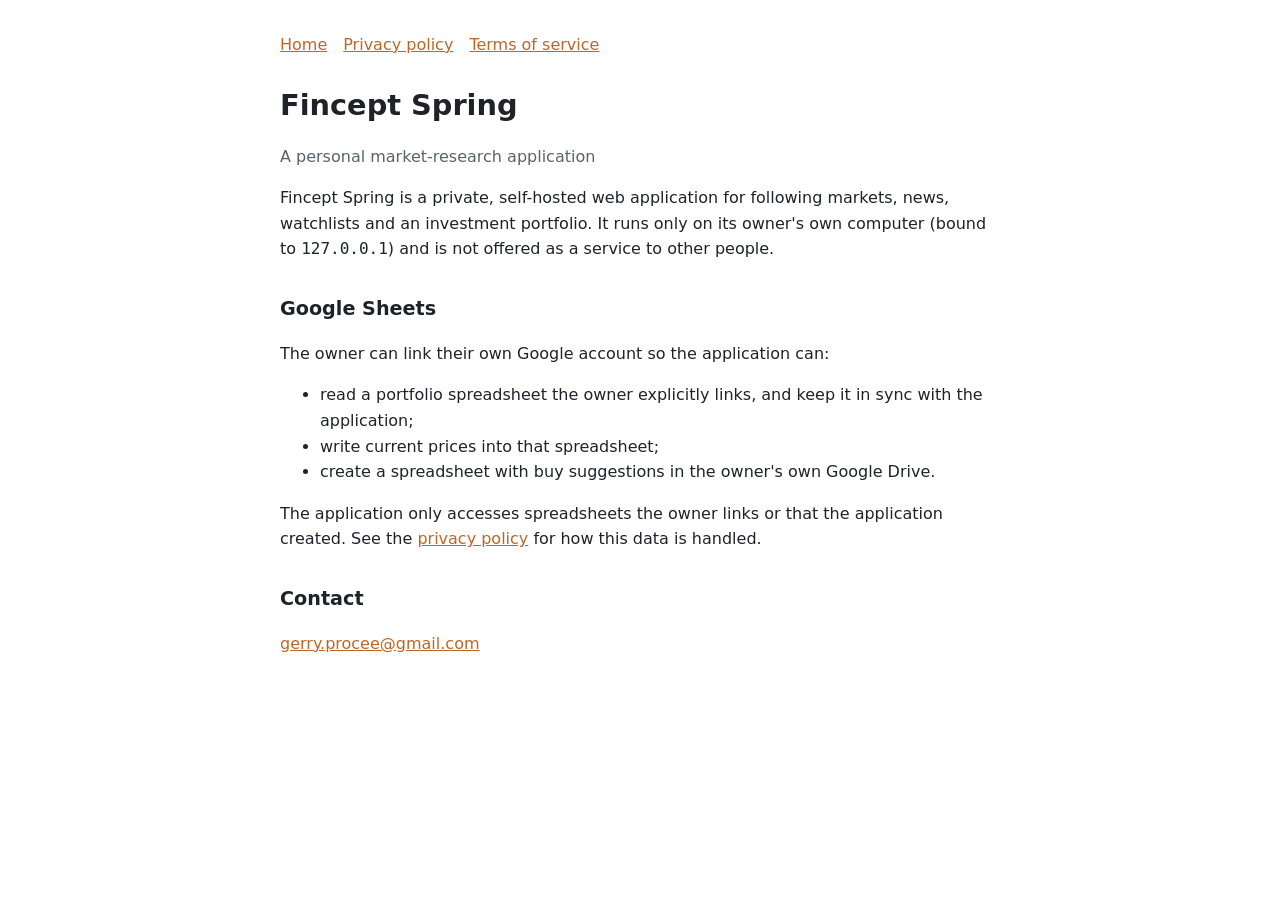
<file: index.html>
<!DOCTYPE html>
<html lang="en">
<head>
<meta charset="utf-8">
<meta name="viewport" content="width=device-width, initial-scale=1">
<title>Fincept Spring</title>
<link rel="stylesheet" href="style.css">
</head>
<body>
<main>
<nav><a href="./">Home</a><a href="privacy.html">Privacy policy</a><a href="terms.html">Terms of service</a></nav>
<h1>Fincept Spring</h1>
<p class="muted">A personal market-research application</p>

<p>Fincept Spring is a private, self-hosted web application for following markets, news, watchlists and an investment
portfolio. It runs only on its owner's own computer (bound to <code>127.0.0.1</code>) and is not offered as a service to
other people.</p>

<h2>Google Sheets</h2>
<p>The owner can link their own Google account so the application can:</p>
<ul>
  <li>read a portfolio spreadsheet the owner explicitly links, and keep it in sync with the application;</li>
  <li>write current prices into that spreadsheet;</li>
  <li>create a spreadsheet with buy suggestions in the owner's own Google Drive.</li>
</ul>
<p>The application only accesses spreadsheets the owner links or that the application created. See the
<a href="privacy.html">privacy policy</a> for how this data is handled.</p>

<h2>Contact</h2>
<p><a href="mailto:gerry.procee@gmail.com">gerry.procee@gmail.com</a></p>
</main>
</body>
</html>
</file>
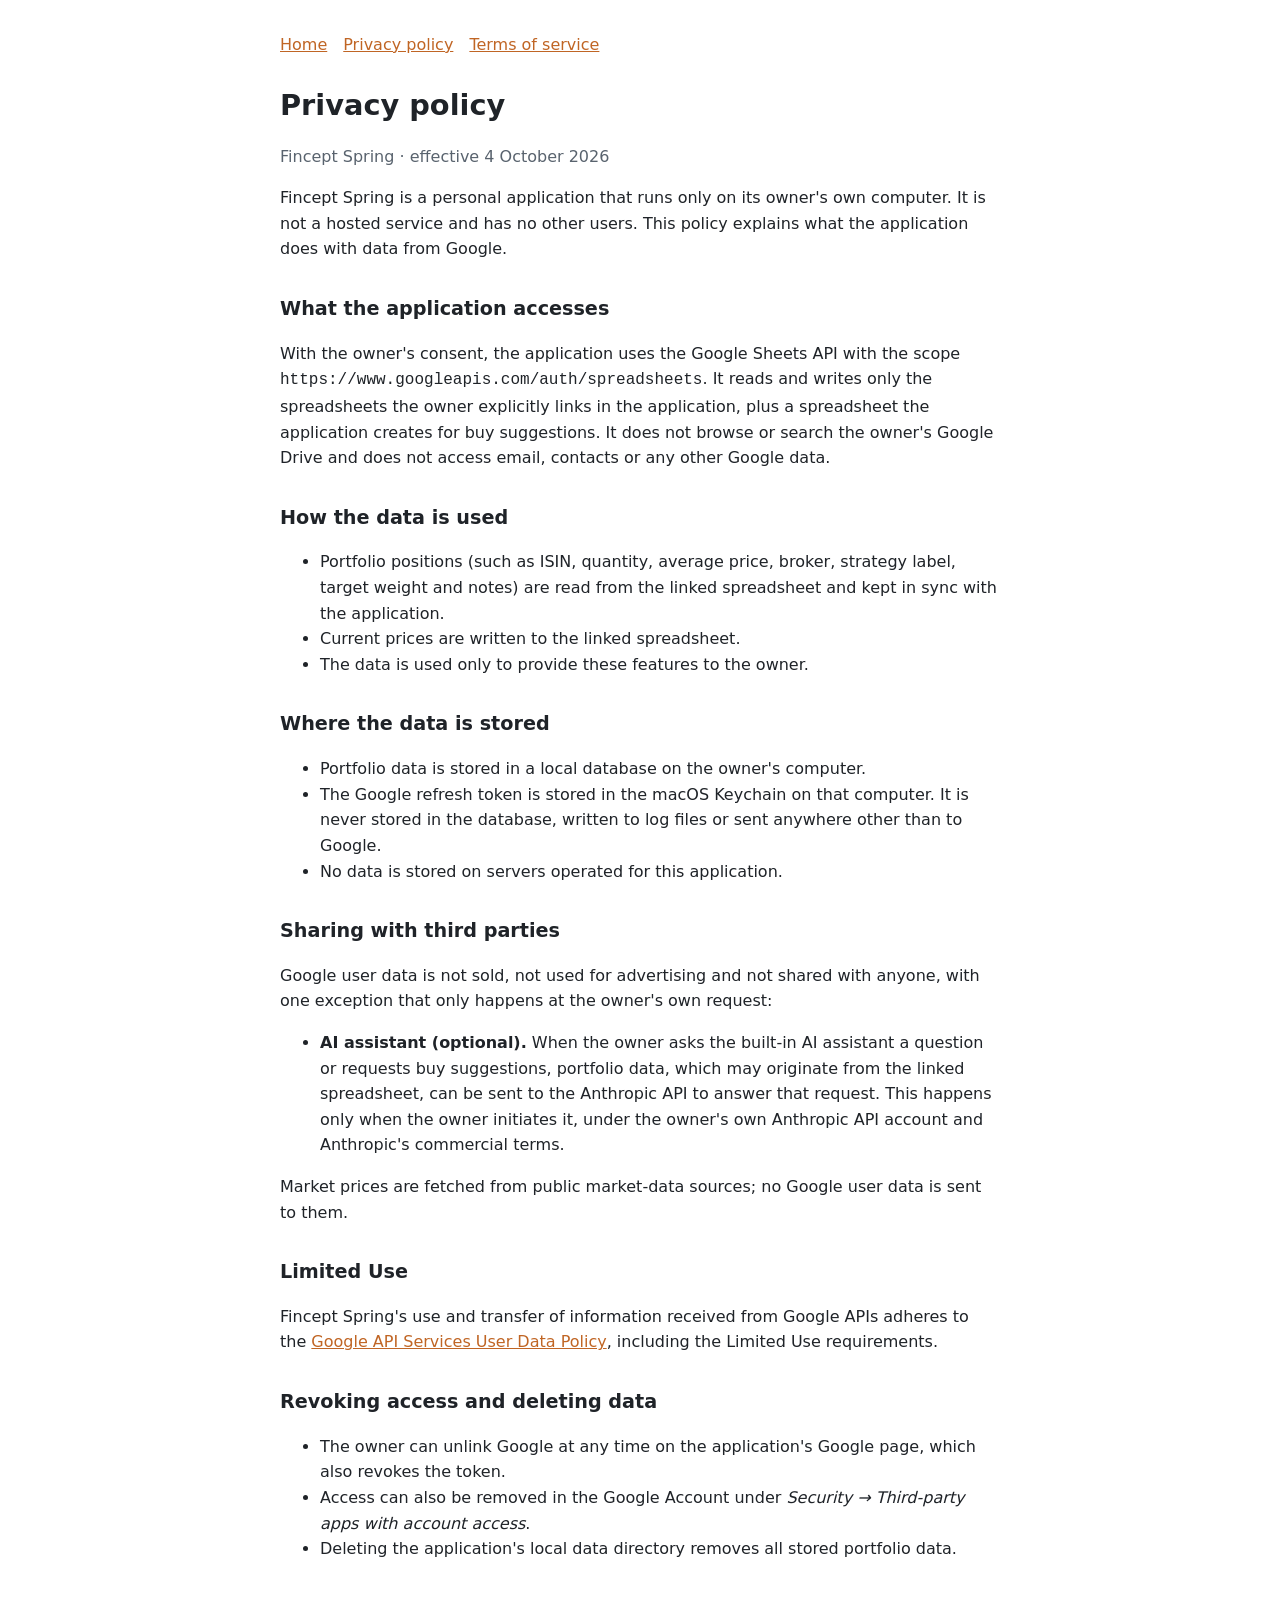
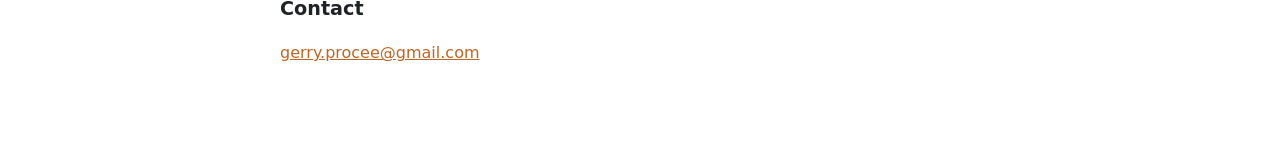
<file: privacy.html>
<!DOCTYPE html>
<html lang="en">
<head>
<meta charset="utf-8">
<meta name="viewport" content="width=device-width, initial-scale=1">
<title>Privacy policy · Fincept Spring</title>
<link rel="stylesheet" href="style.css">
</head>
<body>
<main>
<nav><a href="./">Home</a><a href="privacy.html">Privacy policy</a><a href="terms.html">Terms of service</a></nav>
<h1>Privacy policy</h1>
<p class="muted">Fincept Spring · effective 4 October 2026</p>

<p>Fincept Spring is a personal application that runs only on its owner's own computer. It is not a hosted service and
has no other users. This policy explains what the application does with data from Google.</p>

<h2>What the application accesses</h2>
<p>With the owner's consent, the application uses the Google Sheets API with the scope
<code>https://www.googleapis.com/auth/spreadsheets</code>. It reads and writes only the spreadsheets the owner explicitly
links in the application, plus a spreadsheet the application creates for buy suggestions. It does not browse or search
the owner's Google Drive and does not access email, contacts or any other Google data.</p>

<h2>How the data is used</h2>
<ul>
  <li>Portfolio positions (such as ISIN, quantity, average price, broker, strategy label, target weight and notes) are
    read from the linked spreadsheet and kept in sync with the application.</li>
  <li>Current prices are written to the linked spreadsheet.</li>
  <li>The data is used only to provide these features to the owner.</li>
</ul>

<h2>Where the data is stored</h2>
<ul>
  <li>Portfolio data is stored in a local database on the owner's computer.</li>
  <li>The Google refresh token is stored in the macOS Keychain on that computer. It is never stored in the database,
    written to log files or sent anywhere other than to Google.</li>
  <li>No data is stored on servers operated for this application.</li>
</ul>

<h2>Sharing with third parties</h2>
<p>Google user data is not sold, not used for advertising and not shared with anyone, with one exception that only
happens at the owner's own request:</p>
<ul>
  <li><strong>AI assistant (optional).</strong> When the owner asks the built-in AI assistant a question or requests buy
    suggestions, portfolio data, which may originate from the linked spreadsheet, can be sent to the Anthropic API
    to answer that request. This happens only when the owner initiates it, under the owner's own Anthropic API account
    and Anthropic's commercial terms.</li>
</ul>
<p>Market prices are fetched from public market-data sources; no Google user data is sent to them.</p>

<h2>Limited Use</h2>
<p>Fincept Spring's use and transfer of information received from Google APIs adheres to the
<a href="https://developers.google.com/terms/api-services-user-data-policy">Google API Services User Data Policy</a>,
including the Limited Use requirements.</p>

<h2>Revoking access and deleting data</h2>
<ul>
  <li>The owner can unlink Google at any time on the application's Google page, which also revokes the token.</li>
  <li>Access can also be removed in the Google Account under <em>Security → Third-party apps with account access</em>.</li>
  <li>Deleting the application's local data directory removes all stored portfolio data.</li>
</ul>

<h2>Contact</h2>
<p><a href="mailto:gerry.procee@gmail.com">gerry.procee@gmail.com</a></p>
</main>
</body>
</html>
</file>
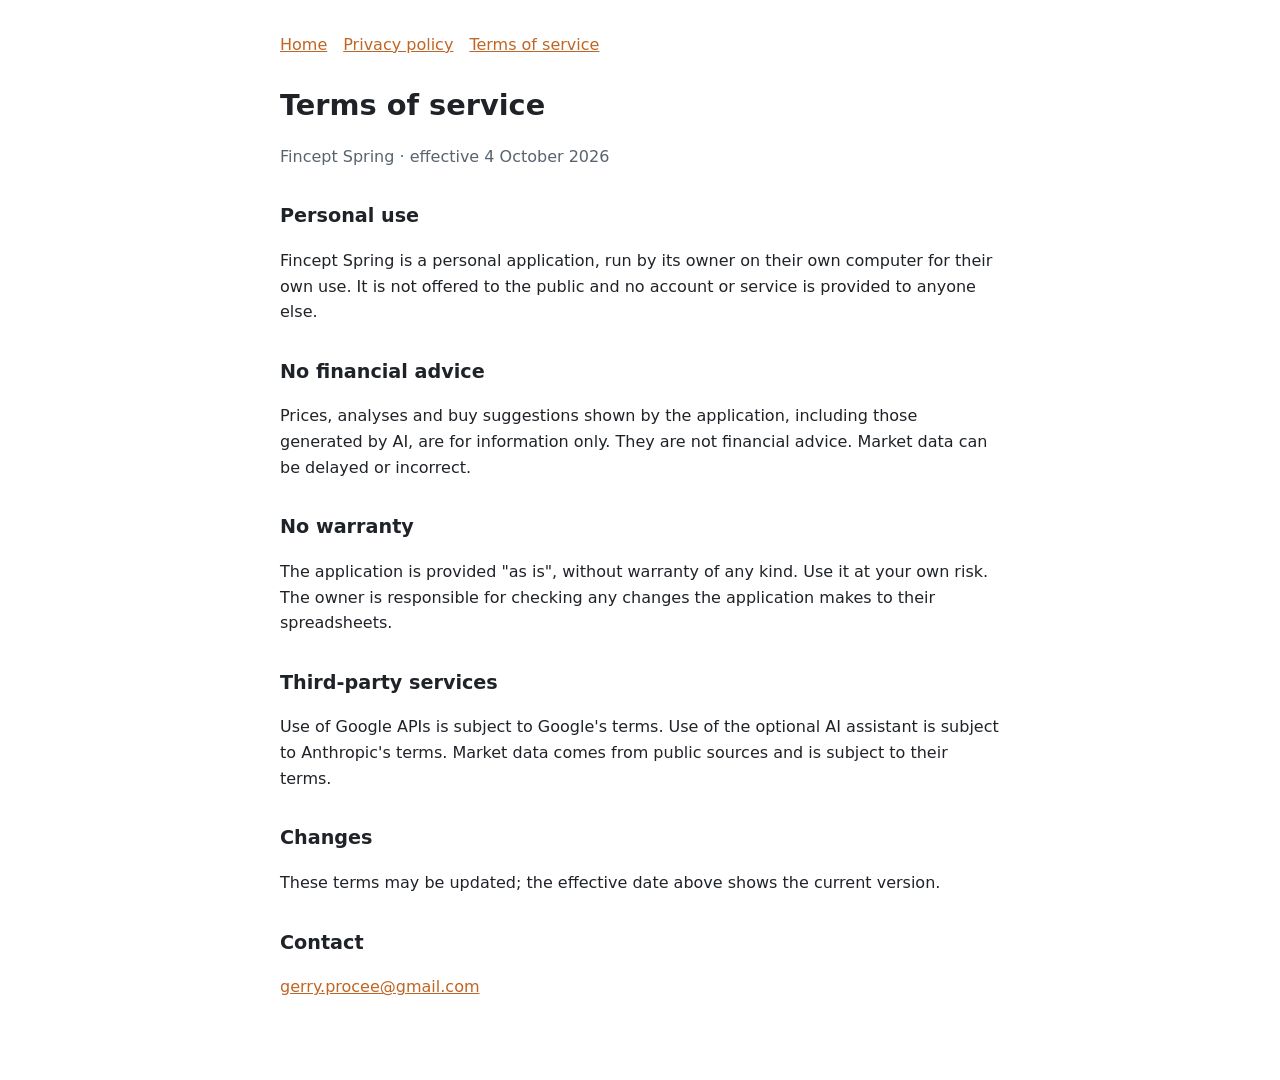
<file: terms.html>
<!DOCTYPE html>
<html lang="en">
<head>
<meta charset="utf-8">
<meta name="viewport" content="width=device-width, initial-scale=1">
<title>Terms of service · Fincept Spring</title>
<link rel="stylesheet" href="style.css">
</head>
<body>
<main>
<nav><a href="./">Home</a><a href="privacy.html">Privacy policy</a><a href="terms.html">Terms of service</a></nav>
<h1>Terms of service</h1>
<p class="muted">Fincept Spring · effective 4 October 2026</p>

<h2>Personal use</h2>
<p>Fincept Spring is a personal application, run by its owner on their own computer for their own use. It is not offered
to the public and no account or service is provided to anyone else.</p>

<h2>No financial advice</h2>
<p>Prices, analyses and buy suggestions shown by the application, including those generated by AI, are for information
only. They are not financial advice. Market data can be delayed or incorrect.</p>

<h2>No warranty</h2>
<p>The application is provided "as is", without warranty of any kind. Use it at your own risk. The owner is responsible
for checking any changes the application makes to their spreadsheets.</p>

<h2>Third-party services</h2>
<p>Use of Google APIs is subject to Google's terms. Use of the optional AI assistant is subject to Anthropic's terms.
Market data comes from public sources and is subject to their terms.</p>

<h2>Changes</h2>
<p>These terms may be updated; the effective date above shows the current version.</p>

<h2>Contact</h2>
<p><a href="mailto:gerry.procee@gmail.com">gerry.procee@gmail.com</a></p>
</main>
</body>
</html>
</file>
<file: style.css>
:root { color-scheme: light dark; --text: #1f2328; --muted: #59636e; --bg: #ffffff; --accent: #c06524; }
@media (prefers-color-scheme: dark) { :root { --text: #e6e6e6; --muted: #9aa4ae; --bg: #121212; } }
body { margin: 0; background: var(--bg); color: var(--text); font: 16px/1.6 system-ui, -apple-system, "Segoe UI", sans-serif; }
main { max-width: 720px; margin: 0 auto; padding: 32px 16px 64px; }
h1 { font-size: 1.8rem; margin-bottom: 0.2rem; }
h2 { font-size: 1.2rem; margin-top: 2rem; }
.muted { color: var(--muted); }
a { color: var(--accent); }
nav { display: flex; gap: 16px; margin-bottom: 24px; }
</file>
